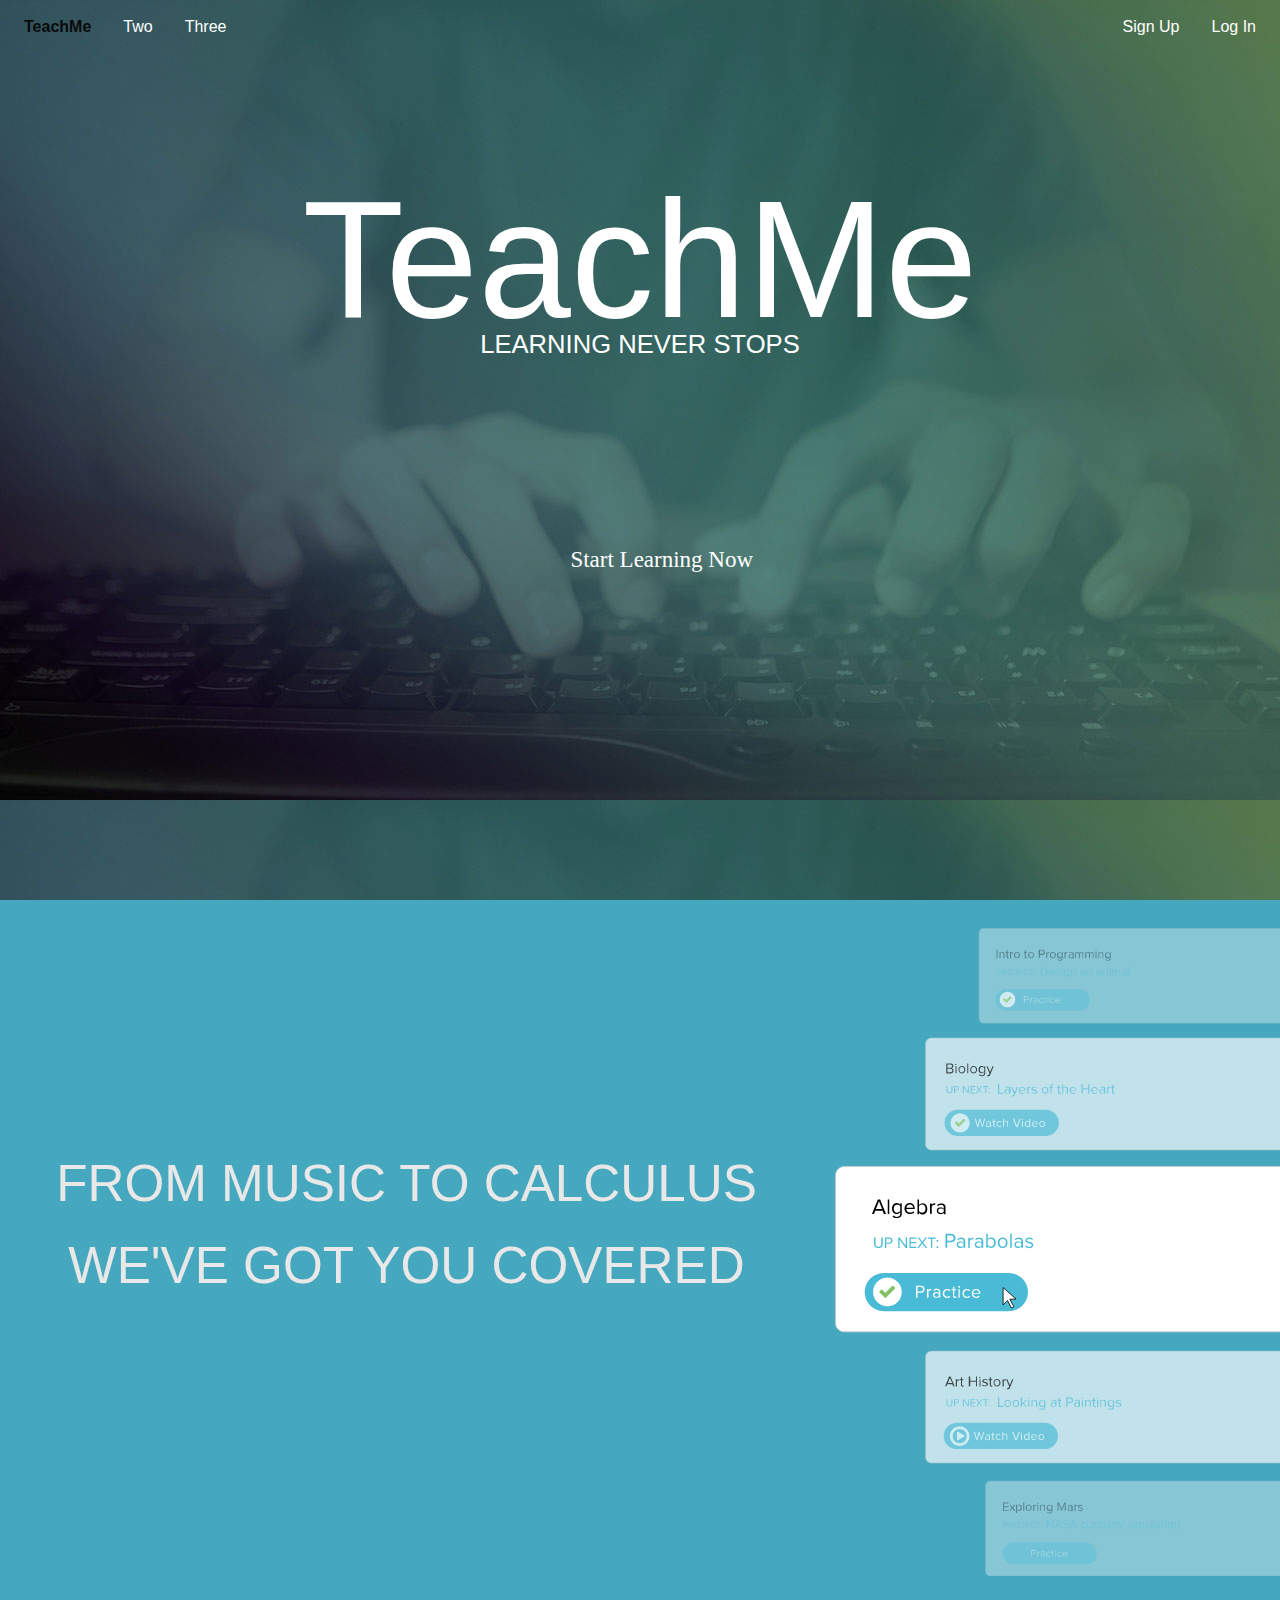
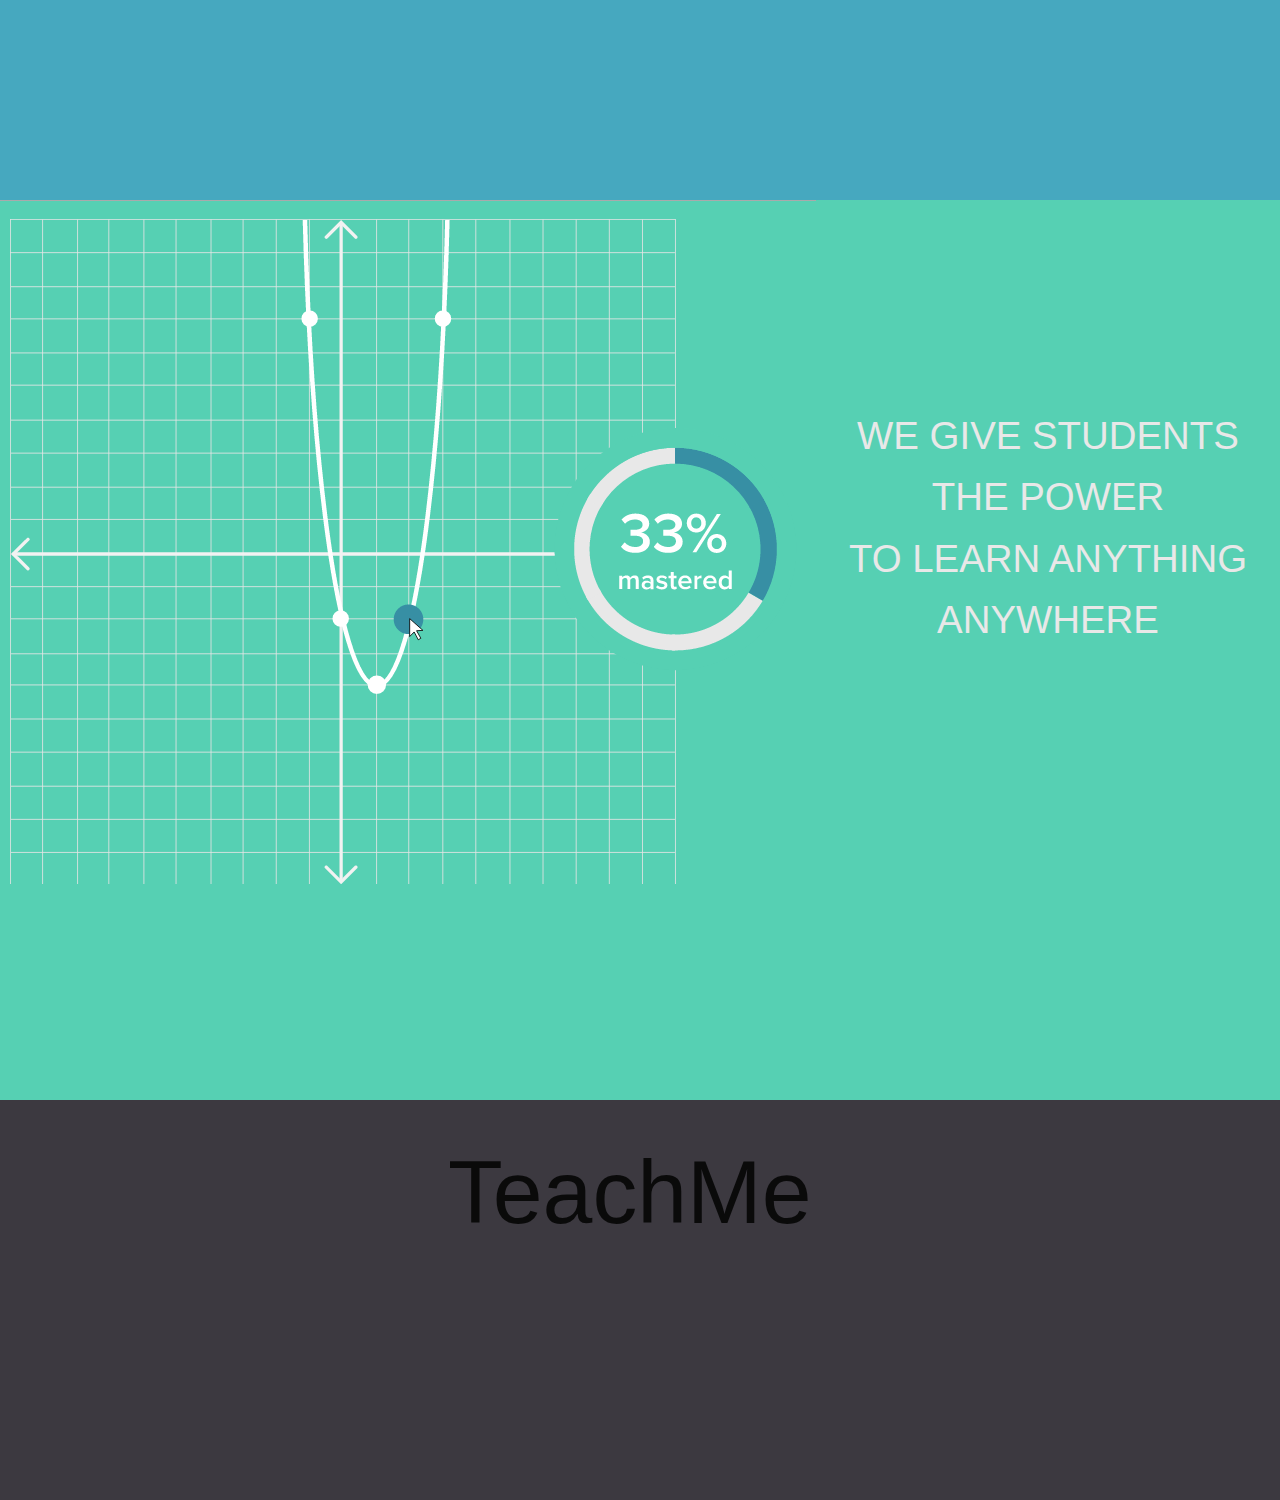
<file: index.html>
<!doctype html>
<html class="no-js" lang="en">
  <head>
    <meta charset="utf-8" />
    <meta http-equiv="x-ua-compatible" content="ie=edge">
    <meta name="viewport" content="width=device-width, initial-scale=1.0" />
    <title>TeachMe</title>
    <link rel="stylesheet" href="css/foundation.css" />
    <link rel="stylesheet" href="css/app.css" />
  </head>
  <body>
      <section class="expanded-row nav">
          <div class="top-bar">
        <div class="top-bar-left">
          <ul class="dropdown menu" data-dropdown-menu>
            <li class="menu-text">TeachMe</li>
            <li><a href="#" id="white">Two</a></li>
            <li><a href="#" id="white">Three</a></li>
          </ul>
        </div>
        <div class="top-bar-right">
          <ul class="menu">
            <li><a href="#" id="white">Sign Up</a></li>
            <li><a href="#" id="white">Log In</a></li>
          </ul>
        </div>
      </div>
          <section class="expanded-row main">
          <h1>TeachMe</h1>
          <p>LEARNING NEVER STOPS</p>
          
      </section>
          <section>
<a href="#" class="biliboard">Start Learning Now</a>
      </section>
      </section>
      
       <!---------------section3 ---------------------->
      
      <section class="row-expanded section3">
          <img src="./img/algebra.png">
          <p>FROM MUSIC TO CALCULUS <br> WE'VE GOT YOU COVERED</p>
      </section>
      
      
      <!---------------section2---------------------->
      <section class="row-expanded section2">
          <img src="./img/graph.png">
          <p>WE GIVE STUDENTS THE POWER <br> TO LEARN ANYTHING <br> ANYWHERE </p>
      </section>
      
      
       <!--------------- footer ---------------------->
      
      <section class="row-expanded footer">
          <h3>TeachMe</h3>
      </section>
      

    <script src="js/vendor/jquery.min.js"></script>
    <script src="js/vendor/what-input.min.js"></script>
    <script src="js/foundation.min.js"></script>
    <script src="js/app.js"></script>
  </body>
</html>
</file>
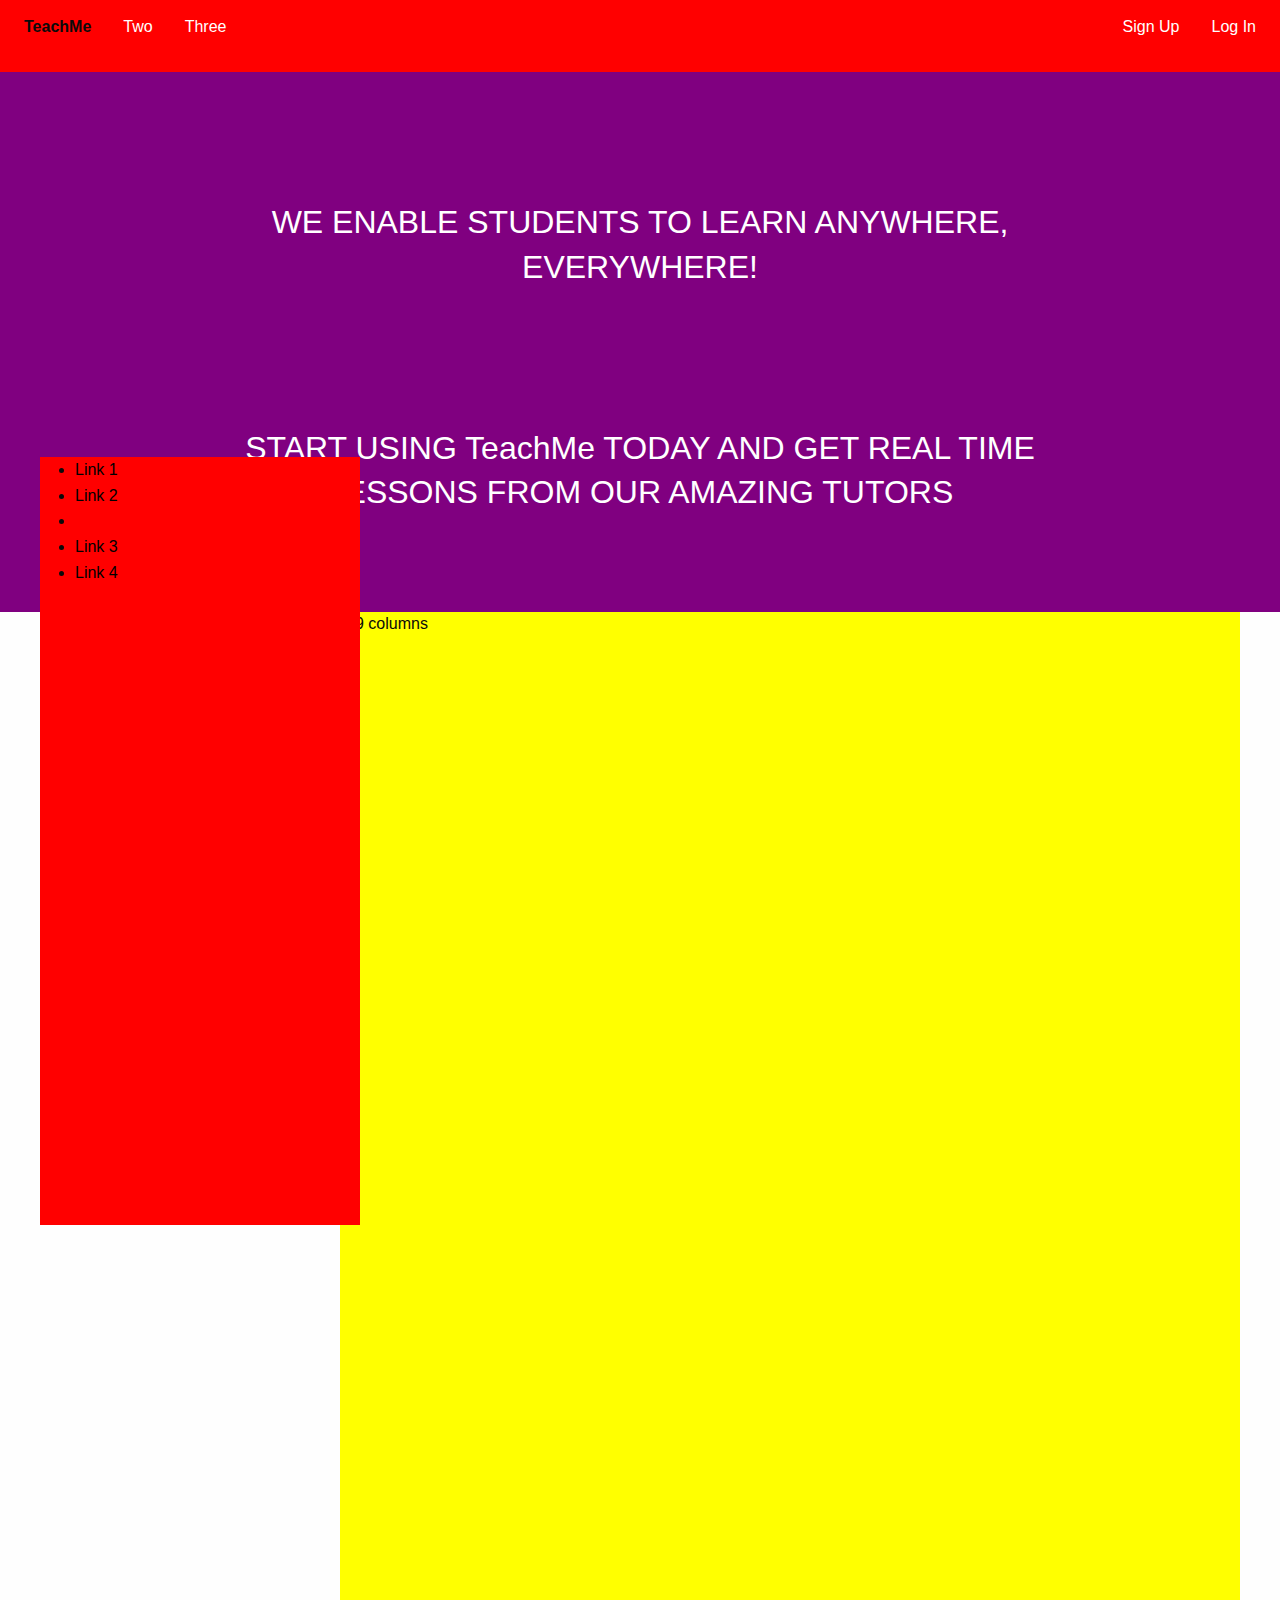
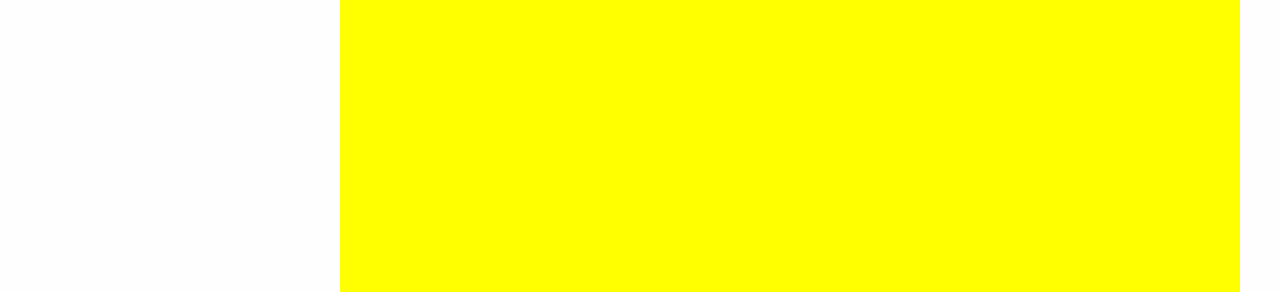
<file: start-learning-page.html>
<!doctype html>
<html class="no-js" lang="en">
  <head>
    <meta charset="utf-8" />
    <meta http-equiv="x-ua-compatible" content="ie=edge">
    <meta name="viewport" content="width=device-width, initial-scale=1.0" />
    <title>Foundation | Welcome</title>
    <link rel="stylesheet" href="css/foundation.css" />
    <link rel="stylesheet" href="css/app.css" />
  </head>
  <body>
      <!------ nav ------->
      <section class="hero-nav">
          <section class="expanded-row heronav">
          <div class="top-bar">
        <div class="top-bar-left">
          <ul class="dropdown menu" data-dropdown-menu>
            <li class="menu-text">TeachMe</li>
            <li><a href="#" id="white">Two</a></li>
            <li><a href="#" id="white">Three</a></li>
          </ul>
        </div>
        <div class="top-bar-right">
          <ul class="menu">
            <li><a href="#" id="white">Sign Up</a></li>
            <li><a href="#" id="white">Log In</a></li>
          </ul>
        </div>
      </div>
          </section>
      </section>
          
      <!------ hero page------->
      <section class="hero">
          <h2>WE ENABLE STUDENTS TO LEARN ANYWHERE, <br> EVERYWHERE!</h2>
          <h2>START USING TeachMe TODAY AND GET REAL TIME <br> LESSONS FROM OUR AMAZING TUTORS</h2>
      </section>
      
      <!------ side mav ------->
      
      <section class="side-nav">
          <div class="row">
  <div class="small-3 columns left">
      <ul class="side-nav">
  <li class="active"><a href="#">Link 1</a></li>
  <li><a href="#">Link 2</a></li>
  <li class="divider"></li>
  <li><a href="#">Link 3</a></li>
  <li><a href="#">Link 4</a></li>
</ul>
              </div>
  <div class="small-9 columns right">9 columns</div>
</div>
      </section>
      

    <script src="js/vendor/jquery.min.js"></script>
    <script src="js/vendor/what-input.min.js"></script>
    <script src="js/foundation.min.js"></script>
    <script src="js/app.js"></script>
  </body>
</html>
</file>
<file: css/app.css>
/*Top bar transparency*/
.top-bar, .top-bar ul {
    background-color: transparent;
}




/*top bar container*/
.top-bar{
    height: 10.1vw;
    position:relative;
}





/*Full screen contaoner cotaining the background picture and the texts*/
.nav{
    height: 100%;
    background-image:url(../img/background-learner.jpg);
}




/*nav list color*/
#white{
    color: white;
}




/*Teach me Block text plus slogan*/
.main h1{
    text-align: center;
    font-size: 13vw;
    line-height: 0.8;
    margin-top: 5%;
    color: white;
}
.main p{
    text-align: center;
    font-size: 2vw;
    line-height: 0.8;
    margin-bottom: 15%;
    color: white;
}




/********************* button styling *******************************************************************************/
@font-face {
	font-family: "open";
	font-style: normal;
	font-weight: 300;
	src: local("Open Sans Light"), local("OpenSans-Light"), url(https://themes.googleusercontent.com/static/fonts/opensans/v6/DXI1ORHCpsQm3Vp6mXoaTZ1r3JsPcQLi8jytr04NNhU.woff) format('woff');
}

*, *:before, *:after {
	-moz-box-sizing: border-box;
	-webkit-box-sizing: border-box;
	box-sizing: border-box;
}

.biliboard a {
	display: block;
	margin: auto;
	text-decoration: none;
    
}

@keyframes linear {
	
	from {
		background-position: 0 0;
	}
	to {
		background-position: 200px 0;
	}
	
}

@keyframes radial {
	
	from {
		background-position: 0 0;
	}
	to {
		background-position: 0 60px;
	}
	
}

@keyframes repeating {
	
	from {
		background-position: 0 0;
	}
	to {
		background-position: 0 85px;
	}
	
}

@keyframes electronic {
	
	0%, 100% {
		background-position: 20px -30px;
	}
	25% {
		background-position: 150px 5px;
	}
	50% {
		background-position: 20px 40px;
	}
	75% {
		background-position: -100px 5px;
	}
	
}

.biliboard {
	width: 100%;
	padding: 20px;
	text-align: center;
	position: relative;
	color: white;
	font: 23px open, tahoma;
    margin-left: 43%;
    
}
.biliboard:before {
	content: '';
	display: block;
	height: 100%;
	width: 100%;
	border-radius: 3px;
	transform: scale( 1.02, 1.08 );
	position: absolute;
	background: #f00;
	background: linear-gradient( 90deg, #fafafa, #fafafa, #1D8EF7, #fafafa, #fafafa );
	background-position: 55px 0;
	top: 0;
	animation: linear 1s infinite linear;
	left: 0;
	z-index: -1;
}

.biliboard.radial:before {
	background: radial-gradient( #fafafa, #fafafa, #F2A61A, #fafafa, #fafafa );
	animation: radial 1s infinite linear;
}

.biliboard.repeating:before {
	background: repeating-linear-gradient( -45deg, #fafafa, #fafafa 30px, #5FC914 30px, #5FC914 60px ) fixed;
	animation: repeating 1s infinite linear;
}

.biliboard.electronic:before {
	background: radial-gradient( #EA238D, #EA238D, #EA238D, #EA238D, #fafafa, #fafafa ) no-repeat;
	background-size: 150px 50px;
	animation: electronic 2s infinite linear;
}
/********************* End of button styling *******************************************************************************/






/********************* section2 *******************************************************************************/
.section2{
    text-align: center;
    height: 100vh;
    background-color: #56D0B3;
}
.section2 p{
    padding-top: 16%;
    font-size: 3vw;
    color: #E8E8E8;
}
.section2 img{
    float: left;
}
/********************* section3 *******************************************************************************/
.section3{
    height: 100vh;
    background-color: #46A8BF;
}
.section3 img{
    float: right
}
.section3 p{
    padding-top: 19%;
    font-size: 4vw;
    color: #E8E8E8;
    text-align: center;
}


/********************************************** hero-nav *****************************************************/




/*learning page nav container*/
.hero-nav{
    background-color: red;
    height: 8%
}

/********************************************** hero *****************************************************/


/*Hero page containing the welcome note*/
.hero{
    height: 60%;
    color: white;
    background-color: purple;
}


/*hero header styling*/
.hero h2{
    padding-top: 10vw;
    text-align: center;
    font-size: 2em;
}

/********************************************** side nav *****************************************************/




/*left bar navingation styling*/
.left{
    background-color: red;
    position: fixed;
    height: 60vw;
    top: 50.8%;
}


/*left bar navingation <a> styling*/
.left li a{
    text-decoration: none;
    color: black;
} 



/*righ container that should contain the list of tutors available*/
.right{
    background-color: yellow;
    height: 100vw
}


/********************************************** footer *****************************************************/




/*footer container*/
.footer{
    background-color: #3C3940;
    height: 400px;
    padding-left: 35%;
    padding-top: 30px;
}



/*footer teach me logo styling*/
.footer h3{
    font-size: 7vw
}
</file>
